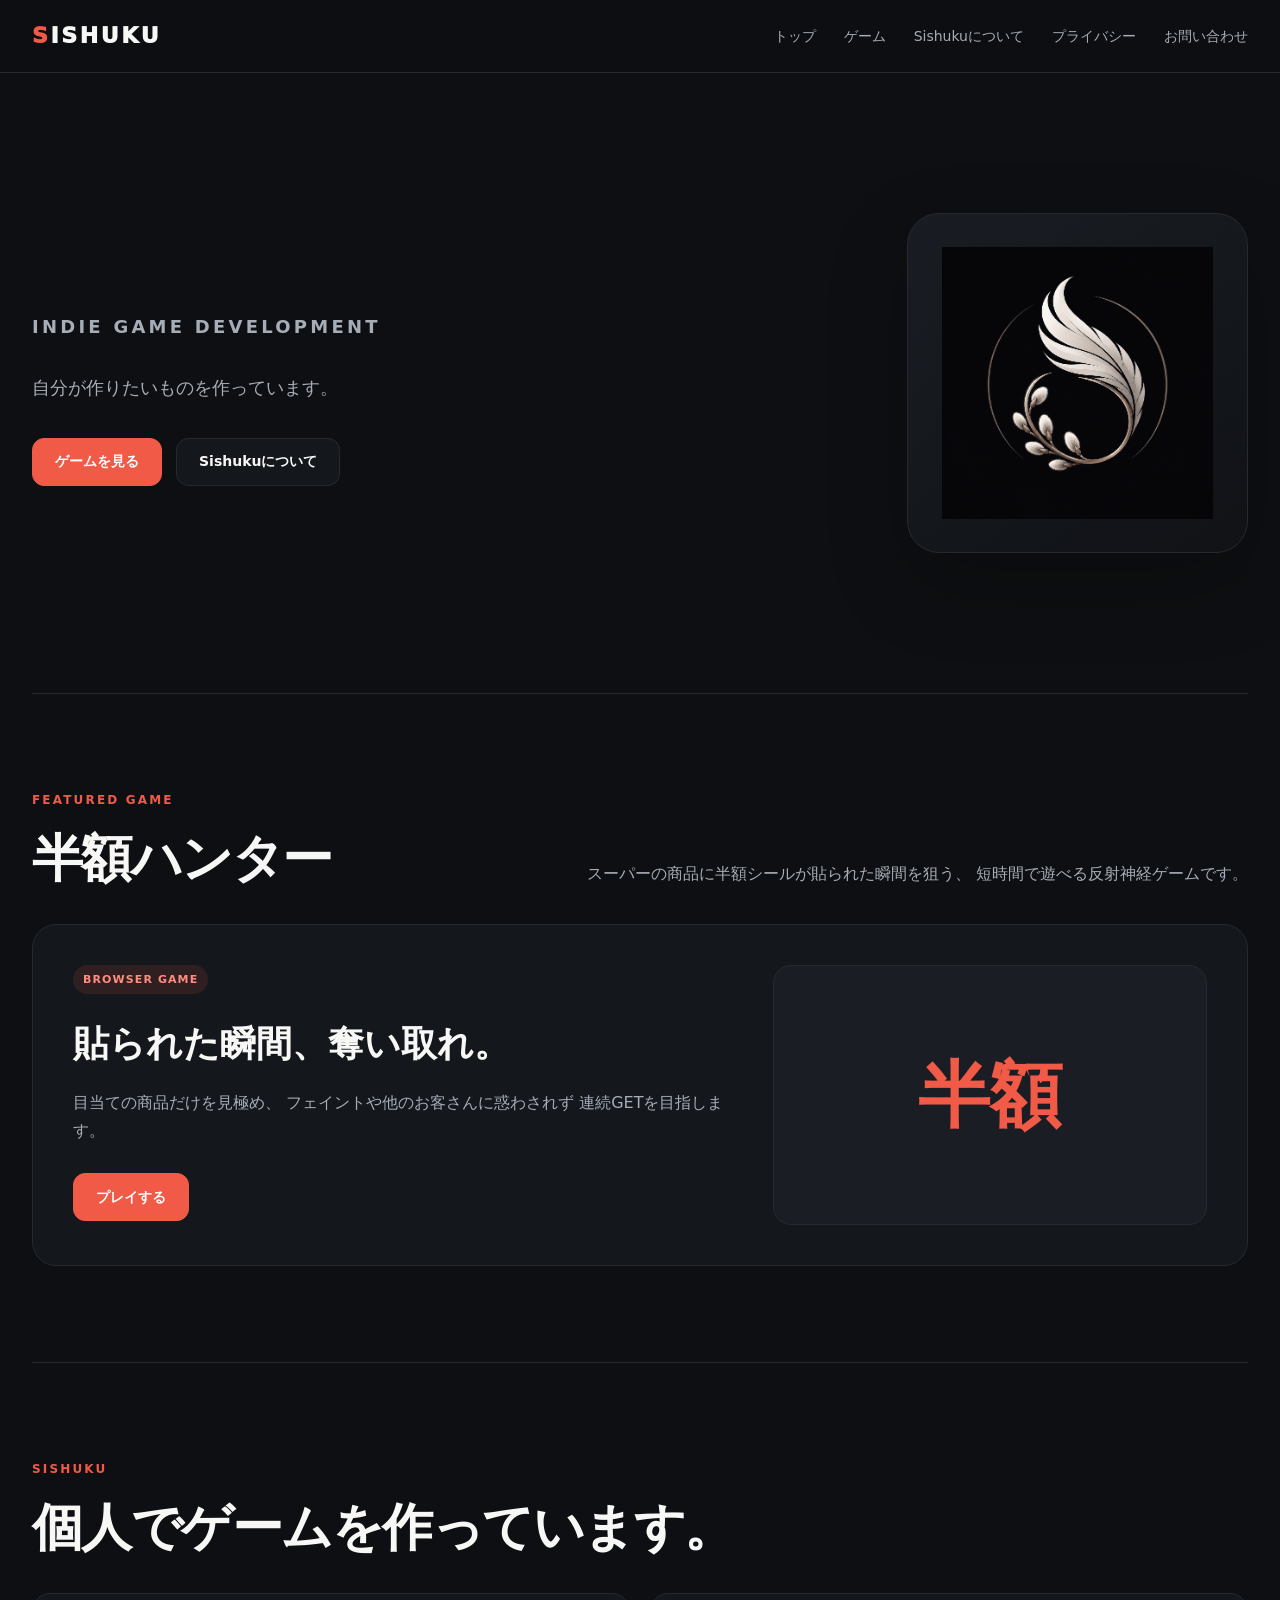
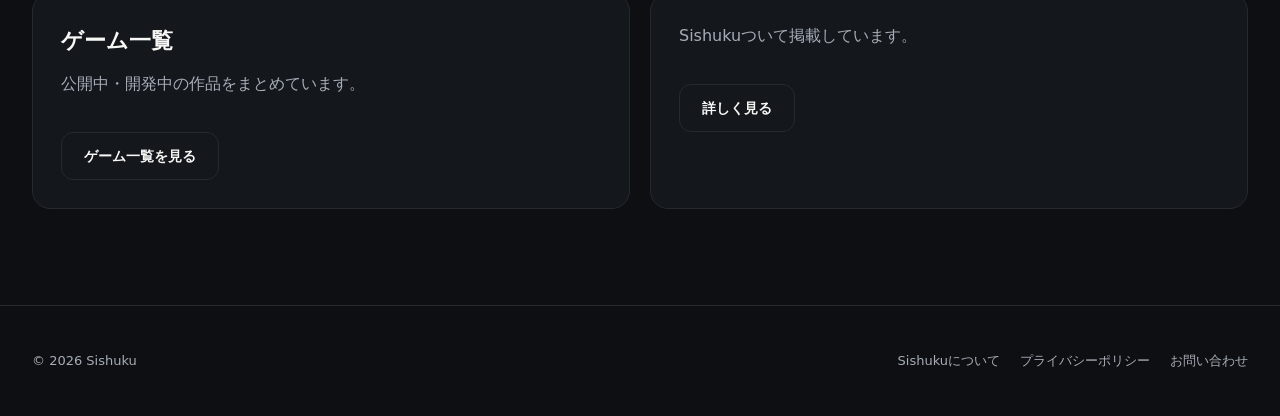
<file: index.html>
<!doctype html>
<html lang="ja">

<head>

  <meta charset="utf-8">

  <meta
    name="viewport"
    content="width=device-width, initial-scale=1"
  >

  <meta
    name="description"
    content="Sishukuの公式サイト。個人制作のブラウザゲーム・PCゲームを公開しています。"
  >

  <title>
    Sishuku | Indie Game Developer
  </title>

  <link
    rel="icon"
    type="image/png"
    href="./images/sishuku-logo.png"
  >

  <link
    rel="stylesheet"
    href="./style.css"
  >

</head>


<body>


  <!-- ========================================
       ヘッダー
  ========================================= -->

  <header class="site-header">

    <div class="header-inner">


      <!-- ロゴ -->

      <a
        class="brand"
        href="./index.html"
      >
        <span>S</span>ISHUKU
      </a>


      <!-- ナビゲーション -->

      <nav
        class="nav"
        aria-label="メインナビゲーション"
      >

        <a href="./index.html">
          トップ
        </a>

        <a href="./games.html">
          ゲーム
        </a>

        <a href="./about.html">
          Sishukuについて
        </a>

        <a href="./privacy.html">
          プライバシー
        </a>

        <a href="./contact.html">
          お問い合わせ
        </a>

      </nav>

    </div>

  </header>



  <!-- ========================================
       メイン
  ========================================= -->

  <main>


    <!-- ========================================
         HERO
    ========================================= -->

    <section class="hero">


      <div>


        <p class="eyebrow">
          INDIE GAME DEVELOPMENT
        </p>



        <p>
          自分が作りたいものを作っています。
        </p>


        <div class="button-row">


          <a
            class="btn primary"
            href="./games.html"
          >
            ゲームを見る
          </a>


          <a
            class="btn"
            href="./about.html"
          >
            Sishukuについて
          </a>


        </div>


      </div>



      <!-- Sishukuロゴ -->

      <div class="hero-mark-wrap">

        <div class="hero-mark">

          <img
            src="./images/sishuku-logo.png"
            alt="Sishuku"
            class="sishuku-logo"
          >

        </div>

      </div>


    </section>



    <!-- ========================================
         半額ハンター
    ========================================= -->

    <section class="section">


      <div class="section-head">


        <div>

          <p class="eyebrow">
            FEATURED GAME
          </p>

          <h2>
            半額ハンター
          </h2>

        </div>


        <p class="section-lead">
          スーパーの商品に半額シールが貼られた瞬間を狙う、
          短時間で遊べる反射神経ゲームです。
        </p>


      </div>



      <div class="feature-game">


        <div class="feature-copy">


          <span class="game-badge">
            BROWSER GAME
          </span>


          <h3>
            貼られた瞬間、奪い取れ。
          </h3>


          <p>
            目当ての商品だけを見極め、
            フェイントや他のお客さんに惑わされず
            連続GETを目指します。
          </p>


          <a
            class="btn primary"
            href="./games/hangaku-hunter/index.html"
          >
            プレイする
          </a>


        </div>



        <div class="feature-visual">
          半額
        </div>


      </div>


    </section>



    <!-- ========================================
         Sishuku
    ========================================= -->

    <section class="section">


      <div class="section-head">


        <div>

          <p class="eyebrow">
            SISHUKU
          </p>

          <h2>
            個人でゲームを作っています。
          </h2>

        </div>


      </div>



      <div class="simple-grid">


        <article class="card">


          <h3>
            ゲーム一覧
          </h3>


          <p>
            公開中・開発中の作品をまとめています。
          </p>


          <div class="button-row">

            <a
              class="btn"
              href="./games.html"
            >
              ゲーム一覧を見る
            </a>

          </div>


        </article>



        <article class="card">




          <p>
            Sishukuついて掲載しています。
          </p>


          <div class="button-row">

            <a
              class="btn"
              href="./about.html"
            >
              詳しく見る
            </a>

          </div>


        </article>


      </div>


    </section>


  </main>



  <!-- ========================================
       フッター
  ========================================= -->

  <footer class="site-footer">

    <div class="footer-inner">


      <div>
        © 2026 Sishuku
      </div>


      <div class="footer-links">

        <a href="./about.html">
          Sishukuについて
        </a>

        <a href="./privacy.html">
          プライバシーポリシー
        </a>

        <a href="./contact.html">
          お問い合わせ
        </a>

      </div>


    </div>

  </footer>


</body>

</html>
</file>
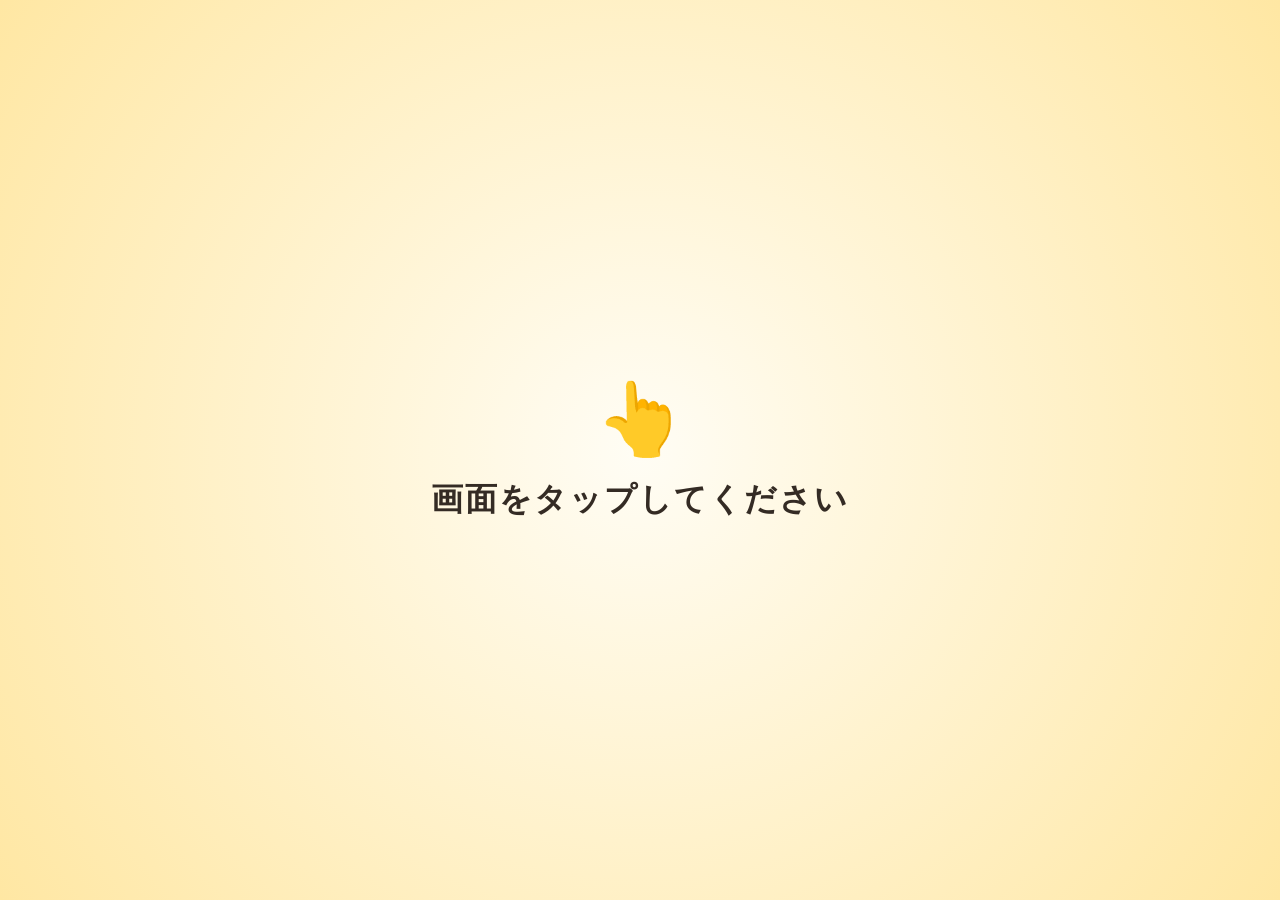
<file: games/hangaku-hunter/index.html>
<!DOCTYPE html>
<html lang="ja">

<head>
  <meta charset="UTF-8" />

  <meta
    name="viewport"
    content="width=device-width, initial-scale=1.0"
  />

  <title>値引きハンター</title>

  <link
    rel="stylesheet"
    href="style.css"
  />
</head>


<body>


  <!-- =====================================================
       最初のタップ待ち
       ※ここだけ広告なし
  ====================================================== -->

  <div
    id="tapScreen"
    class="full-screen tap-screen"
  >

    <div class="tap-screen-content">

      <p class="tap-icon">
        👆
      </p>

      <p class="tap-message">
        画面をタップしてください
      </p>

    </div>

  </div>



  <!-- =====================================================
       ページ本体
       
       PC
       広告 ｜ 中央コンテンツ ｜ 広告

       スマホ
       中央コンテンツ
       広告
  ====================================================== -->

  <div
    id="gameLayout"
    class="game-layout hidden"
  >


    <!-- =================================================
         PC左広告
    ================================================== -->

    <aside
      class="ad-slot ad-slot-side ad-slot-left"
      aria-label="広告スペース"
    >

      <div class="ad-placeholder">

        <span>
          ADVERTISEMENT
        </span>

        <strong>
          広告スペース
        </strong>

        <small>
          PC：最大300 × 600px想定
        </small>

      </div>

    </aside>



    <!-- =================================================
         中央コンテンツ
    ================================================== -->

    <div class="main-content">


      <!-- =============================================
           タイトル画面
      ============================================== -->

      <div
        id="titleScreen"
        class="title-screen hidden"
      >

        <div class="title-screen-content">


          <p class="title-sub">
            SUPERMARKET REFLEX GAME
          </p>


          <h1 class="title-logo">
            値引き<br />
            ハンター
          </h1>


          <p class="title-catch">
            貼られた瞬間、奪い取れ！
          </p>


          <!-- 最高記録 -->

          <div class="title-best-score">

            <span>
              最高記録
            </span>

            <strong id="titleBestText">
              0
            </strong>

            <span>
              連続
            </span>

          </div>



          <!-- ボタン -->

          <div class="title-buttons">


            <button
              id="titleStartButton"
              class="title-button primary"
              type="button"
            >
              ゲームを始める
            </button>


            <button
              id="titleHowToButton"
              class="title-button secondary"
              type="button"
            >
              遊び方
            </button>


            <button
              id="titleCreditButton"
              class="title-button secondary"
              type="button"
            >
              クレジット
            </button>
<a href="../../index.html">
  Sishukuトップへ戻る
</a>

          </div>

        </div>

      </div>



      <!-- =============================================
           ゲーム画面
      ============================================== -->

      <main
        id="gameScreen"
        class="game-shell hidden"
      >


        <!-- ヘッダー -->

        <header class="game-header">


          <div>

            <p class="eyebrow">
              SUPERMARKET REFLEX GAME
            </p>

            <h1>
              値引きハンター
            </h1>

          </div>



          <!-- スコア -->

          <div class="score-board">


            <div>

              <span>
                連続ゲット
              </span>

              <strong id="streakText">
                0
              </strong>

            </div>


            <div>

              <span>
                ベスト
              </span>

              <strong id="bestText">
                0
              </strong>

            </div>


          </div>


        </header>



        <!-- =========================================
             目当ての商品
        ========================================== -->

        <section class="target-panel">


          <p>
            今回の目当て
          </p>


          <div
            id="targetList"
            class="target-list"
          ></div>


        </section>



        <!-- =========================================
             商品棚
        ========================================== -->

        <section
          id="gameArea"
          class="game-area"
          aria-label="商品棚"
        >


          <div
            id="shelf"
            class="shelf"
          ></div>



          <!-- 店員の手 -->

          <div
            id="clerkHand"
            class="clerk-hand"
            aria-hidden="true"
          >

            <span class="sticker-roll">
              半額
            </span>

            <span class="hand-emoji">
              👉
            </span>

          </div>



          <!-- 他のお客の手 -->

          <div
            id="customerHand"
            class="customer-hand hidden"
            aria-hidden="true"
          >

            <span class="customer-hand-emoji">
              ✋
            </span>

          </div>



          <!-- 中央メッセージ -->

          <div
            id="message"
            class="message hidden"
          ></div>


        </section>



        <!-- =========================================
             状態表示
        ========================================== -->

        <section class="controls">


          <button
            id="startButton"
            class="primary-button hidden"
            type="button"
          >
            ゲーム開始
          </button>


          <p id="statusText">
            シールが貼られた目当ての商品だけをクリック！
          </p>


        </section>


      </main>



      <!-- =================================================
           遊び方
           
           main-content内なので
           PC広告を覆わない
      ================================================== -->

      <div
        id="howToModal"
        class="modal hidden"
        role="dialog"
        aria-modal="true"
        aria-labelledby="howToTitle"
      >


        <div class="modal-card howto-card">


          <p class="modal-label">
            HOW TO PLAY
          </p>


          <h2 id="howToTitle">
            遊び方
          </h2>


          <ol class="howto-list">


            <li>
              画面上部に表示される
              「目当ての商品」を確認します。
            </li>


            <li>
              店員が商品に半額シールを貼るまで待ちます。
            </li>


            <li>
              目当ての商品にシールが貼られた瞬間、
              その商品をタップします。
            </li>


          </ol>



          <div class="howto-warning">


            <p>
              次の行動でゲームオーバー！
            </p>


            <span>
              シールが貼られる前に押す
            </span>


            <span>
              目当てではない商品を押す
            </span>


            <span>
              他のお客さんに先に取られる
            </span>


          </div>



          <button
            id="closeHowToButton"
            class="title-button primary"
            type="button"
          >
            タイトルへ戻る
          </button>


        </div>

      </div>



      <!-- =================================================
           クレジット
      ================================================== -->

      <div
        id="creditModal"
        class="modal hidden"
        role="dialog"
        aria-modal="true"
        aria-labelledby="creditTitle"
      >


        <div class="modal-card credit-card">


          <p class="modal-label">
            CREDIT
          </p>


          <h2 id="creditTitle">
            クレジット
          </h2>



          <div class="credit-content">


            <!-- BGM -->

            <section class="credit-section">


              <h3>
                BGM
              </h3>


              <div class="credit-item">

                <p class="credit-name">
                  「スーパーマーケット」
                </p>

                <p>
                  作曲：すずにこぐ
                </p>

                <p>
                  提供：DOVA-SYNDROME
                </p>

              </div>



              <div class="credit-item">

                <p class="credit-name">
                  「はるがちかいよ」
                </p>

                <p>
                  作曲：HiLi-ひぃ-
                </p>

                <p>
                  提供：こんとどぅふぇ
                </p>

              </div>


            </section>



            <!-- 効果音 -->

            <section class="credit-section">


              <h3>
                効果音
              </h3>


              <div class="credit-item">

                <p class="credit-name">
                  「決定ボタン35」
                </p>

                <p>
                  提供：効果音ラボ
                </p>

              </div>



              <div class="credit-item">

                <p class="credit-name">
                  「コミカルな失敗音」
                </p>

                <p>
                  提供：ポケットサウンド
                </p>

              </div>



              <div class="credit-item">

                <p class="credit-name">
                  「クイズ ピンポン01-4（シングル）」
                </p>

                <p>
                  提供：OtoLogic
                </p>

              </div>



              <div class="credit-item">

                <p class="credit-name">
                  「アニメモーション16-1（高）」
                </p>

                <p>
                  提供：OtoLogic
                </p>

              </div>


            </section>


          </div>



          <button
            id="closeCreditButton"
            class="title-button primary"
            type="button"
          >
            タイトルへ戻る
          </button>


        </div>

      </div>



      <!-- =================================================
           ゲームオーバー
      ================================================== -->

      <div
        id="gameOverModal"
        class="modal hidden"
        role="dialog"
        aria-modal="true"
        aria-labelledby="gameOverTitle"
      >


        <div class="modal-card">


          <p class="modal-label">
            GAME OVER
          </p>


          <h2 id="gameOverTitle">
            失敗！
          </h2>


          <p id="gameOverReason">
          </p>


          <p class="result-score">

            記録

            <strong id="resultStreak">
              0
            </strong>

            連続

          </p>



          <div class="game-over-buttons">


            <button
              id="retryButton"
              class="primary-button"
              type="button"
            >
              もう一度
            </button>


            <button
              id="backToTitleButton"
              class="secondary-button"
              type="button"
            >
              タイトルへ戻る
            </button>


          </div>


        </div>

      </div>


    </div>



    <!-- =================================================
         PC右広告
    ================================================== -->

    <aside
      class="ad-slot ad-slot-side ad-slot-right"
      aria-label="広告スペース"
    >

      <div class="ad-placeholder">

        <span>
          ADVERTISEMENT
        </span>

        <strong>
          広告スペース
        </strong>

        <small>
          PC：最大300 × 600px想定
        </small>

      </div>

    </aside>



    <!-- =================================================
         スマホ・タブレット広告
    ================================================== -->

    <aside
      class="ad-slot ad-slot-bottom"
      aria-label="広告スペース"
    >

      <div class="ad-placeholder ad-placeholder-bottom">

        <span>
          ADVERTISEMENT
        </span>

        <strong>
          広告スペース
        </strong>

        <small>
          スマホ：横幅に合わせて表示
        </small>

      </div>

    </aside>


  </div>



  <!-- JavaScript -->

  <script src="script.js"></script>


</body>

</html>
</file>
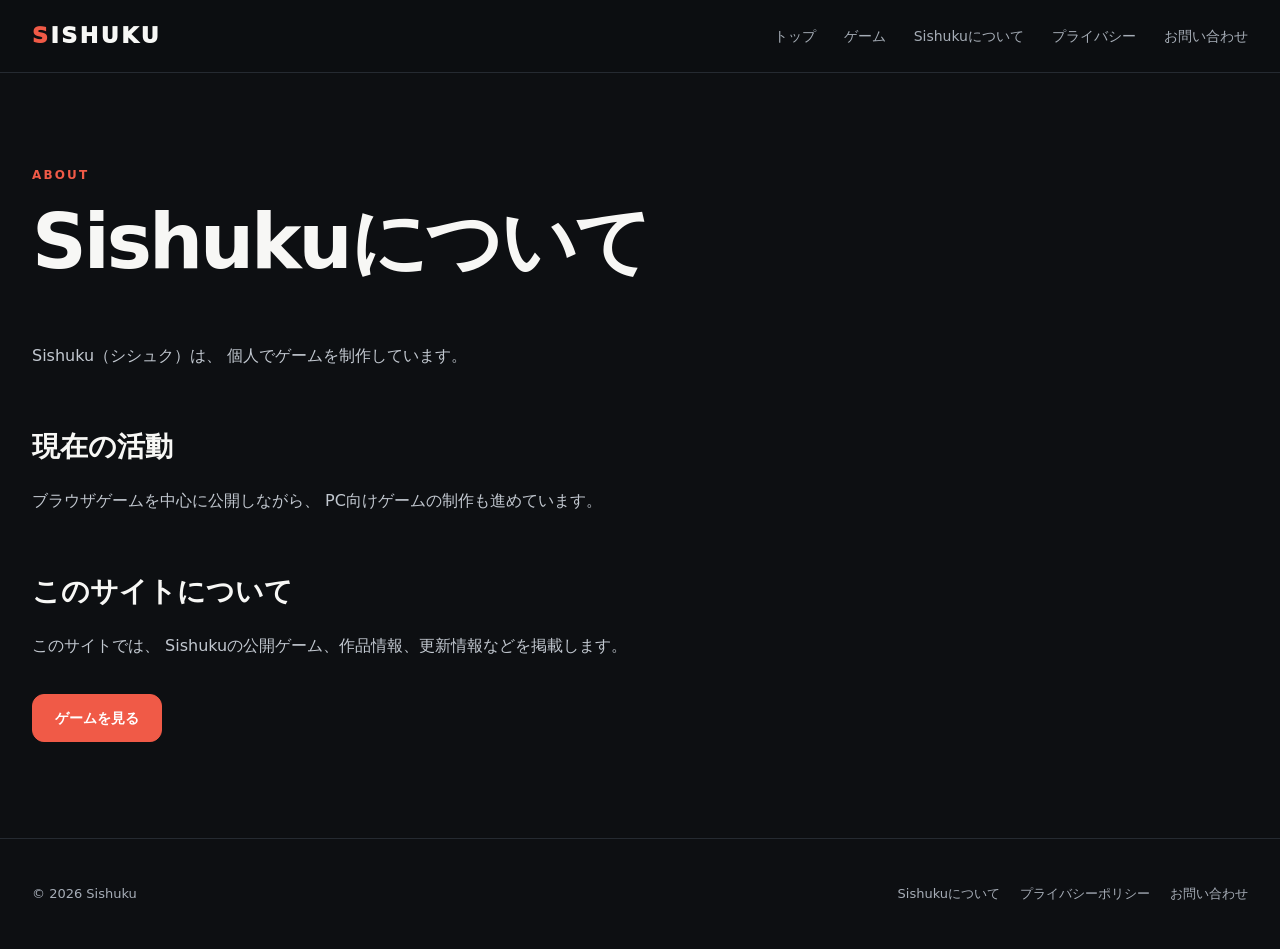
<file: about.html>
<!doctype html>
<html lang="ja">

<head>

  <meta charset="utf-8">

  <meta
    name="viewport"
    content="width=device-width, initial-scale=1"
  >

  <meta
    name="description"
    content="Sishukuについて。個人ゲーム制作活動の紹介です。"
  >

  <title>
    Sishukuについて | Sishuku
  </title>

  <link
    rel="icon"
    type="image/png"
    href="./images/sishuku-logo.png"
  >

  <link
    rel="stylesheet"
    href="./style.css"
  >

</head>


<body>


  <!-- ========================================
       ヘッダー
  ========================================= -->

  <header class="site-header">

    <div class="header-inner">


      <a
        class="brand"
        href="./index.html"
      >
        <span>S</span>ISHUKU
      </a>


      <nav
        class="nav"
        aria-label="メインナビゲーション"
      >

        <a href="./index.html">
          トップ
        </a>

        <a href="./games.html">
          ゲーム
        </a>

        <a href="./about.html">
          Sishukuについて
        </a>

        <a href="./privacy.html">
          プライバシー
        </a>

        <a href="./contact.html">
          お問い合わせ
        </a>

      </nav>


    </div>

  </header>



  <main>


    <!-- ========================================
         タイトル
    ========================================= -->

    <section class="page-title">


      <p class="eyebrow">
        ABOUT
      </p>


      <h1>
        Sishukuについて
      </h1>


    </section>



    <!-- ========================================
         本文
    ========================================= -->

    <article class="prose">


      <p>
        Sishuku（シシュク）は、
        個人でゲームを制作しています。
      </p>



      <h2>
        現在の活動
      </h2>


      <p>
        ブラウザゲームを中心に公開しながら、
        PC向けゲームの制作も進めています。
      </p>



      <h2>
        このサイトについて
      </h2>


      <p>
        このサイトでは、
        Sishukuの公開ゲーム、作品情報、更新情報などを掲載します。
      </p>


      <div class="button-row">

        <a
          class="btn primary"
          href="./games.html"
        >
          ゲームを見る
        </a>

      </div>


    </article>


  </main>



  <!-- ========================================
       フッター
  ========================================= -->

  <footer class="site-footer">

    <div class="footer-inner">


      <div>
        © 2026 Sishuku
      </div>


      <div class="footer-links">

        <a href="./about.html">
          Sishukuについて
        </a>

        <a href="./privacy.html">
          プライバシーポリシー
        </a>

        <a href="./contact.html">
          お問い合わせ
        </a>

      </div>


    </div>

  </footer>


</body>

</html>
</file>
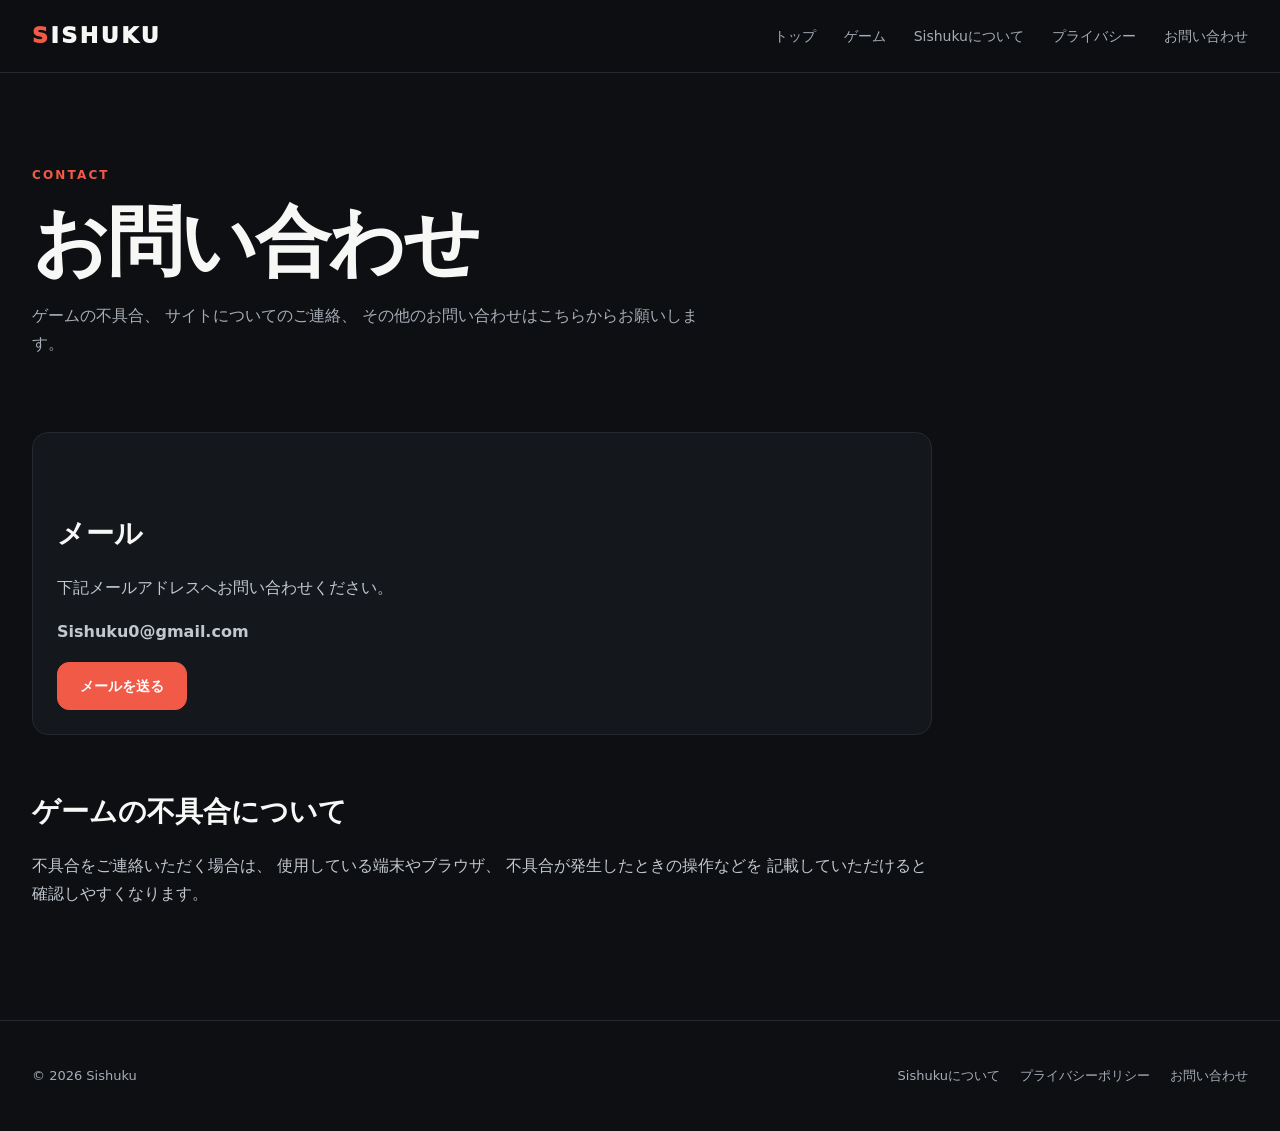
<file: contact.html>
<!doctype html>
<html lang="ja">

<head>

  <meta charset="utf-8">

  <meta
    name="viewport"
    content="width=device-width, initial-scale=1"
  >

  <meta
    name="description"
    content="Sishukuへのお問い合わせページです。"
  >

  <title>
    お問い合わせ | Sishuku
  </title>

  <link
    rel="icon"
    type="image/png"
    href="./images/sishuku-logo.png"
  >

  <link
    rel="stylesheet"
    href="./style.css"
  >

</head>


<body>


  <!-- ========================================
       ヘッダー
  ========================================= -->

  <header class="site-header">

    <div class="header-inner">


      <a
        class="brand"
        href="./index.html"
      >
        <span>S</span>ISHUKU
      </a>


      <nav
        class="nav"
        aria-label="メインナビゲーション"
      >

        <a href="./index.html">
          トップ
        </a>

        <a href="./games.html">
          ゲーム
        </a>

        <a href="./about.html">
          Sishukuについて
        </a>

        <a href="./privacy.html">
          プライバシー
        </a>

        <a href="./contact.html">
          お問い合わせ
        </a>

      </nav>


    </div>

  </header>



  <main>


    <!-- ========================================
         タイトル
    ========================================= -->

    <section class="page-title">


      <p class="eyebrow">
        CONTACT
      </p>


      <h1>
        お問い合わせ
      </h1>


      <p class="section-lead">
        ゲームの不具合、
        サイトについてのご連絡、
        その他のお問い合わせはこちらからお願いします。
      </p>


    </section>



    <!-- ========================================
         お問い合わせ
    ========================================= -->

    <article class="prose">


      <div class="contact-box">


        <h2>
          メール
        </h2>


        <p>
          下記メールアドレスへお問い合わせください。
        </p>


        <p>
          <strong>
            Sishuku0@gmail.com
          </strong>
        </p>


        <a
          class="btn primary"
          href="mailto:Sishuku0@gmail.com"
        >
          メールを送る
        </a>


      </div>



      <h2>
        ゲームの不具合について
      </h2>


      <p>
        不具合をご連絡いただく場合は、
        使用している端末やブラウザ、
        不具合が発生したときの操作などを
        記載していただけると確認しやすくなります。
      </p>


    </article>


  </main>



  <!-- ========================================
       フッター
  ========================================= -->

  <footer class="site-footer">

    <div class="footer-inner">


      <div>
        © 2026 Sishuku
      </div>


      <div class="footer-links">

        <a href="./about.html">
          Sishukuについて
        </a>

        <a href="./privacy.html">
          プライバシーポリシー
        </a>

        <a href="./contact.html">
          お問い合わせ
        </a>

      </div>


    </div>

  </footer>


</body>

</html>
</file>
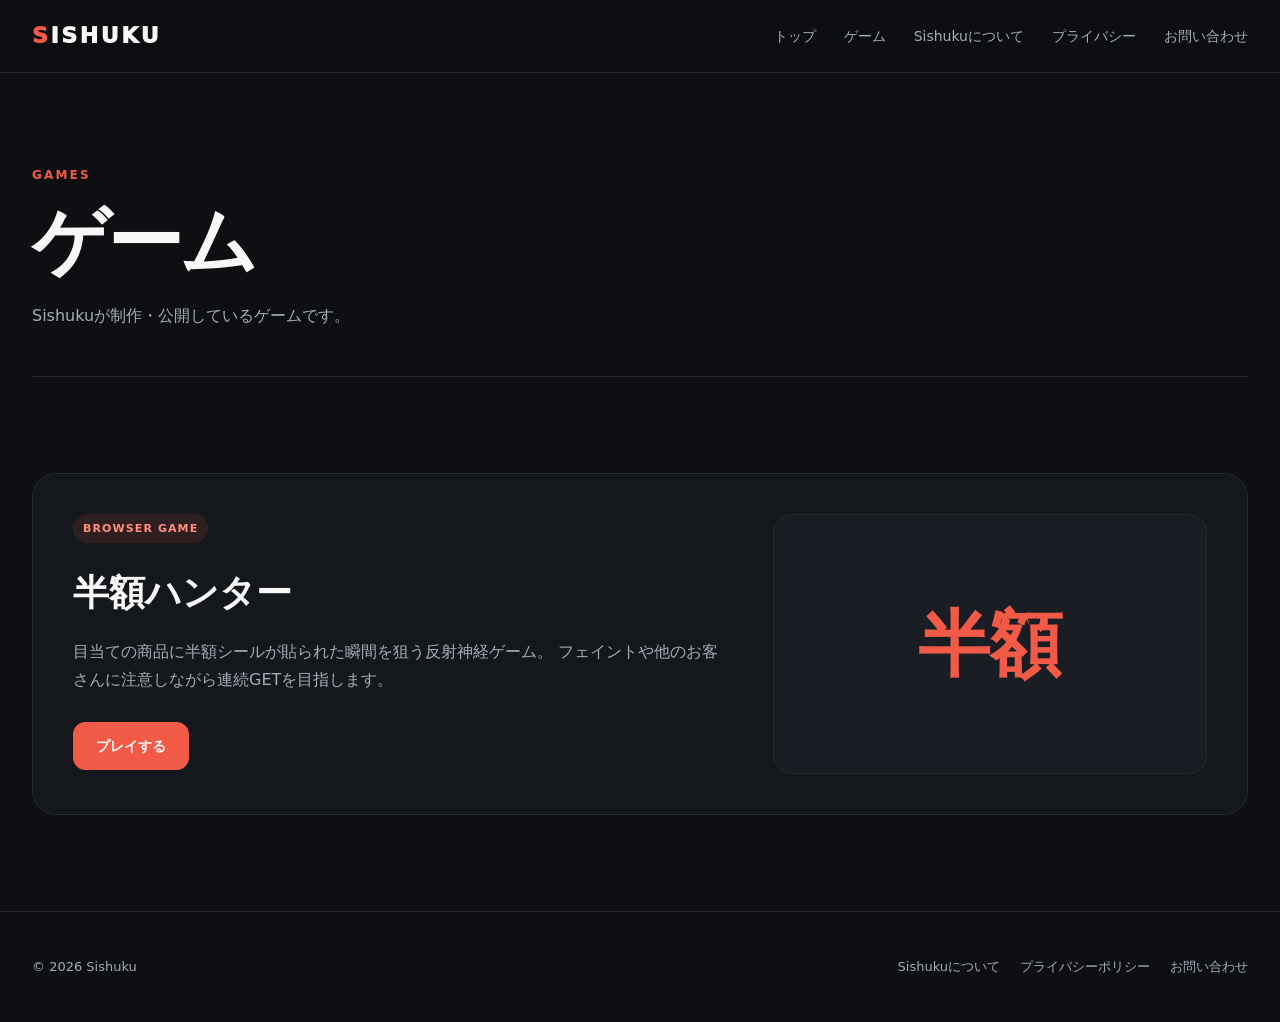
<file: games.html>
<!doctype html>
<html lang="ja">

<head>

  <meta charset="utf-8">

  <meta
    name="viewport"
    content="width=device-width, initial-scale=1"
  >

  <meta
    name="description"
    content="Sishukuが制作・公開しているゲーム一覧です。"
  >

  <title>
    ゲーム | Sishuku
  </title>

  <link
    rel="icon"
    type="image/png"
    href="./images/sishuku-logo.png"
  >

  <link
    rel="stylesheet"
    href="./style.css"
  >

</head>


<body>


  <!-- ========================================
       ヘッダー
  ========================================= -->

  <header class="site-header">

    <div class="header-inner">


      <a
        class="brand"
        href="./index.html"
      >
        <span>S</span>ISHUKU
      </a>


      <nav
        class="nav"
        aria-label="メインナビゲーション"
      >

        <a href="./index.html">
          トップ
        </a>

        <a href="./games.html">
          ゲーム
        </a>

        <a href="./about.html">
          Sishukuについて
        </a>

        <a href="./privacy.html">
          プライバシー
        </a>

        <a href="./contact.html">
          お問い合わせ
        </a>

      </nav>


    </div>

  </header>



  <main>


    <!-- ========================================
         タイトル
    ========================================= -->

    <section class="page-title">


      <p class="eyebrow">
        GAMES
      </p>


      <h1>
        ゲーム
      </h1>


      <p class="section-lead">
        Sishukuが制作・公開しているゲームです。
      </p>


    </section>



    <!-- ========================================
         半額ハンター
    ========================================= -->

    <section class="section">


      <div class="feature-game">


        <div class="feature-copy">


          <span class="game-badge">
            BROWSER GAME
          </span>


          <h3>
            半額ハンター
          </h3>


          <p>
            目当ての商品に半額シールが貼られた瞬間を狙う反射神経ゲーム。
            フェイントや他のお客さんに注意しながら連続GETを目指します。
          </p>


          <a
            class="btn primary"
            href="./games/hangaku-hunter/index.html"
          >
            プレイする
          </a>


        </div>



        <div class="feature-visual">
          半額
        </div>


      </div>


    </section>


  </main>



  <!-- ========================================
       フッター
  ========================================= -->

  <footer class="site-footer">

    <div class="footer-inner">


      <div>
        © 2026 Sishuku
      </div>


      <div class="footer-links">

        <a href="./about.html">
          Sishukuについて
        </a>

        <a href="./privacy.html">
          プライバシーポリシー
        </a>

        <a href="./contact.html">
          お問い合わせ
        </a>

      </div>


    </div>

  </footer>


</body>

</html>
</file>
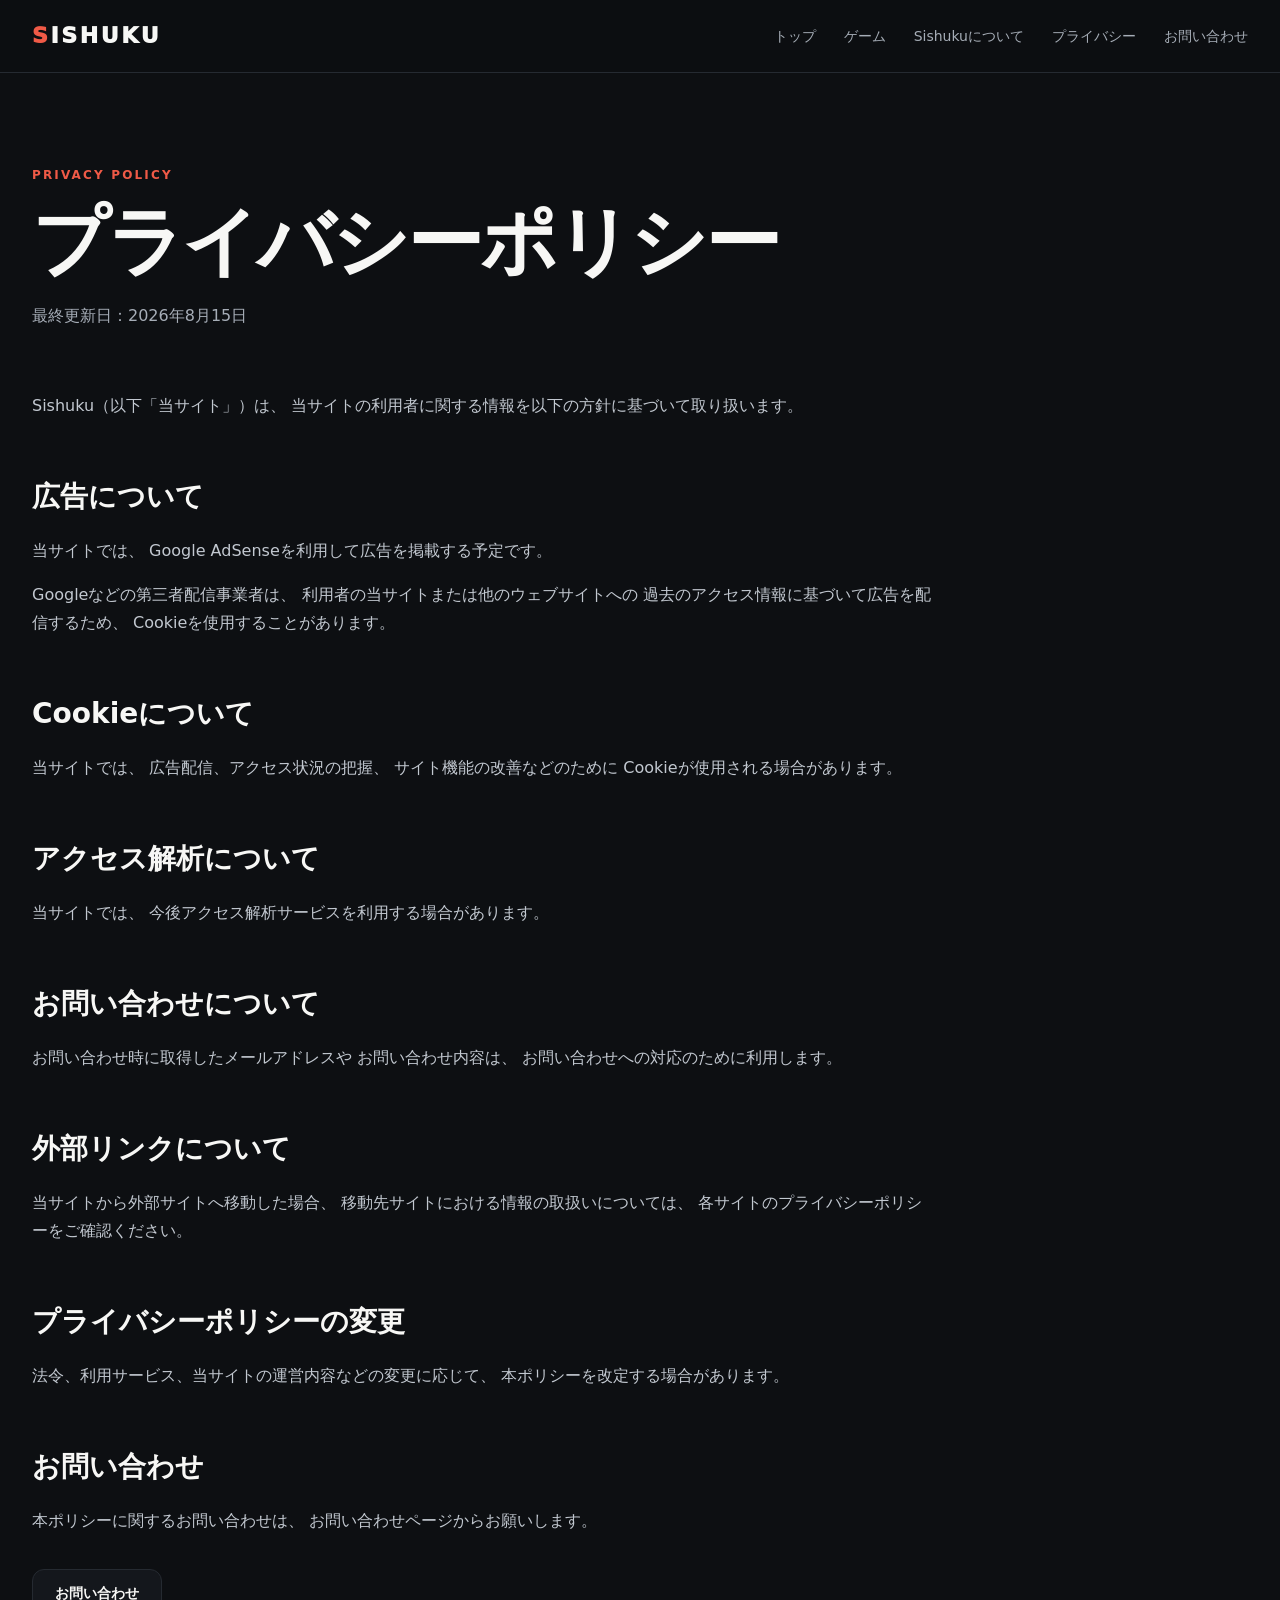
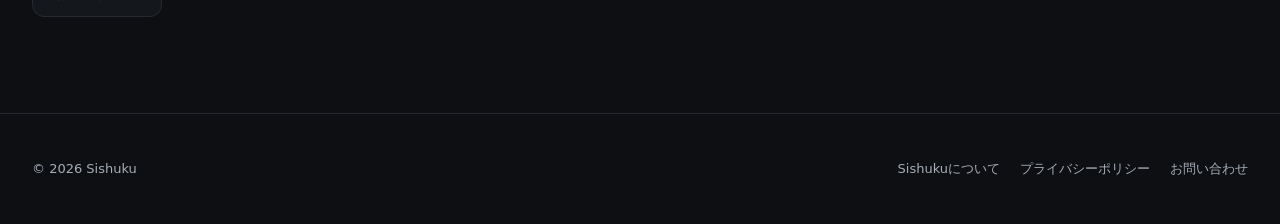
<file: privacy.html>
<!doctype html>
<html lang="ja">

<head>

  <meta charset="utf-8">

  <meta
    name="viewport"
    content="width=device-width, initial-scale=1"
  >

  <meta
    name="description"
    content="Sishuku公式サイトのプライバシーポリシーです。"
  >

  <title>
    プライバシーポリシー | Sishuku
  </title>

  <link
    rel="icon"
    type="image/png"
    href="./images/sishuku-logo.png"
  >

  <link
    rel="stylesheet"
    href="./style.css"
  >

</head>


<body>


  <!-- ========================================
       ヘッダー
  ========================================= -->

  <header class="site-header">

    <div class="header-inner">


      <a
        class="brand"
        href="./index.html"
      >
        <span>S</span>ISHUKU
      </a>


      <nav
        class="nav"
        aria-label="メインナビゲーション"
      >

        <a href="./index.html">
          トップ
        </a>

        <a href="./games.html">
          ゲーム
        </a>

        <a href="./about.html">
          Sishukuについて
        </a>

        <a href="./privacy.html">
          プライバシー
        </a>

        <a href="./contact.html">
          お問い合わせ
        </a>

      </nav>


    </div>

  </header>



  <main>


    <!-- ========================================
         タイトル
    ========================================= -->

    <section class="page-title">


      <p class="eyebrow">
        PRIVACY POLICY
      </p>


      <h1>
        プライバシーポリシー
      </h1>


      <p class="section-lead">
        最終更新日：2026年8月15日
      </p>


    </section>



    <!-- ========================================
         本文
    ========================================= -->

    <article class="prose">


      <p>
        Sishuku（以下「当サイト」）は、
        当サイトの利用者に関する情報を以下の方針に基づいて取り扱います。
      </p>



      <h2>
        広告について
      </h2>


      <p>
        当サイトでは、
        Google AdSenseを利用して広告を掲載する予定です。
      </p>


      <p>
        Googleなどの第三者配信事業者は、
        利用者の当サイトまたは他のウェブサイトへの
        過去のアクセス情報に基づいて広告を配信するため、
        Cookieを使用することがあります。
      </p>



      <h2>
        Cookieについて
      </h2>


      <p>
        当サイトでは、
        広告配信、アクセス状況の把握、
        サイト機能の改善などのために
        Cookieが使用される場合があります。
      </p>



      <h2>
        アクセス解析について
      </h2>


      <p>
        当サイトでは、
        今後アクセス解析サービスを利用する場合があります。
      </p>



      <h2>
        お問い合わせについて
      </h2>


      <p>
        お問い合わせ時に取得したメールアドレスや
        お問い合わせ内容は、
        お問い合わせへの対応のために利用します。
      </p>



      <h2>
        外部リンクについて
      </h2>


      <p>
        当サイトから外部サイトへ移動した場合、
        移動先サイトにおける情報の取扱いについては、
        各サイトのプライバシーポリシーをご確認ください。
      </p>



      <h2>
        プライバシーポリシーの変更
      </h2>


      <p>
        法令、利用サービス、当サイトの運営内容などの変更に応じて、
        本ポリシーを改定する場合があります。
      </p>



      <h2>
        お問い合わせ
      </h2>


      <p>
        本ポリシーに関するお問い合わせは、
        お問い合わせページからお願いします。
      </p>


      <div class="button-row">

        <a
          class="btn"
          href="./contact.html"
        >
          お問い合わせ
        </a>

      </div>


    </article>


  </main>



  <!-- ========================================
       フッター
  ========================================= -->

  <footer class="site-footer">

    <div class="footer-inner">


      <div>
        © 2026 Sishuku
      </div>


      <div class="footer-links">

        <a href="./about.html">
          Sishukuについて
        </a>

        <a href="./privacy.html">
          プライバシーポリシー
        </a>

        <a href="./contact.html">
          お問い合わせ
        </a>

      </div>


    </div>

  </footer>


</body>

</html>
</file>
<file: style.css>
:root{
  --bg:#0d0f12;
  --surface:#14171c;
  --surface-2:#1a1e24;
  --text:#f7f7f5;
  --muted:#a6adb7;
  --line:#252a31;
  --accent:#f05a47;
  --max:1280px;
}

*{box-sizing:border-box}

html{scroll-behavior:smooth}

body{
  margin:0;
  min-height:100vh;
  font-family:"Yu Gothic","Hiragino Kaku Gothic ProN",system-ui,sans-serif;
  color:var(--text);
  background:var(--bg);
  line-height:1.75;
}

a{color:inherit}

.site-header{
  position:sticky;
  top:0;
  z-index:50;
  background:rgba(13,15,18,.88);
  backdrop-filter:blur(12px);
  border-bottom:1px solid var(--line);
}

.header-inner{
  width:min(var(--max),calc(100% - 64px));
  min-height:72px;
  margin:auto;
  display:flex;
  align-items:center;
  justify-content:space-between;
  gap:40px;
}

.brand{
  font-size:22px;
  font-weight:1000;
  letter-spacing:.12em;
  text-decoration:none;
}

.brand span{color:var(--accent)}

.nav{
  display:flex;
  gap:28px;
  align-items:center;
  flex-wrap:wrap;
}

.nav a{
  color:var(--muted);
  text-decoration:none;
  font-size:14px;
  transition:color .2s ease;
}

.nav a:hover{color:var(--text)}

main{
  width:min(var(--max),calc(100% - 64px));
  margin:auto;
}

.hero{
  min-height:620px;
  display:grid;
  grid-template-columns:minmax(0,1.4fr) minmax(320px,.6fr);
  gap:80px;
  align-items:center;
  padding:96px 0;
}

.eyebrow{
  margin:0 0 18px;
  color:var(--accent);
  font-size:12px;
  font-weight:900;
  letter-spacing:.18em;
}

.hero h1{
  margin:0;
  max-width:780px;
  font-size:clamp(52px,7vw,104px);
  line-height:.98;
  letter-spacing:-.04em;
}

.hero p{
  max-width:760px;
  margin:30px 0 0;
  color:var(--muted);
  font-size:18px;
}

.hero-mark-wrap{
  display:flex;
  justify-content:flex-end;
}

.hero-mark{
  width:min(100%,360px);
  aspect-ratio:1;
  display:grid;
  place-items:center;
  border:1px solid var(--line);
  border-radius:32px;
  background:linear-gradient(145deg,#191d23,#101216);
  font-size:clamp(92px,12vw,160px);
  font-weight:1000;
  letter-spacing:-.08em;
  box-shadow:0 30px 80px rgba(0,0,0,.22);
}

.hero-mark span{color:var(--accent)}

.button-row{
  display:flex;
  flex-wrap:wrap;
  gap:14px;
  margin-top:34px;
}

.btn{
  display:inline-flex;
  align-items:center;
  justify-content:center;
  min-height:48px;
  padding:0 22px;
  border:1px solid var(--line);
  border-radius:12px;
  background:var(--surface);
  text-decoration:none;
  font-weight:900;
  font-size:14px;
}

.btn.primary{
  color:white;
  background:var(--accent);
  border-color:var(--accent);
}

.section{
  padding:96px 0;
  border-top:1px solid var(--line);
}

.section-head{
  display:flex;
  justify-content:space-between;
  align-items:end;
  gap:40px;
  margin-bottom:36px;
}

.section h2{
  margin:0;
  font-size:clamp(34px,4vw,52px);
  line-height:1.15;
  letter-spacing:-.03em;
}

.section-lead{
  max-width:680px;
  margin:0;
  color:var(--muted);
}

.feature-game{
  display:grid;
  grid-template-columns:minmax(0,1.2fr) minmax(280px,.8fr);
  gap:48px;
  padding:40px;
  border:1px solid var(--line);
  border-radius:24px;
  background:var(--surface);
}

.feature-copy{
  display:flex;
  flex-direction:column;
  align-items:flex-start;
}

.game-badge{
  display:inline-block;
  margin-bottom:18px;
  padding:5px 10px;
  border-radius:999px;
  background:rgba(240,90,71,.12);
  color:#ff8d7f;
  font-size:11px;
  font-weight:900;
  letter-spacing:.1em;
}

.feature-game h3{
  margin:0 0 14px;
  font-size:36px;
}

.feature-game p{
  margin:0 0 28px;
  color:var(--muted);
}

.feature-visual{
  min-height:260px;
  display:grid;
  place-items:center;
  border:1px solid var(--line);
  border-radius:18px;
  background:var(--surface-2);
  font-size:72px;
  font-weight:1000;
  color:var(--accent);
}

.simple-grid{
  display:grid;
  grid-template-columns:repeat(2,minmax(0,1fr));
  gap:20px;
}

.card{
  padding:28px;
  border:1px solid var(--line);
  border-radius:18px;
  background:var(--surface);
}

.card h3{
  margin:0 0 10px;
  font-size:22px;
}

.card p{
  margin:0;
  color:var(--muted);
}

.page-title{
  padding:92px 0 46px;
}

.page-title h1{
  margin:0;
  font-size:clamp(44px,6vw,76px);
  line-height:1;
  letter-spacing:-.04em;
}

.page-title .section-lead{
  margin-top:22px;
}

.prose{
  max-width:900px;
  padding-bottom:96px;
}

.prose h2{
  margin:52px 0 12px;
  font-size:28px;
}

.prose p,
.prose li{
  color:#c2c8d0;
}

.notice,
.contact-box{
  margin:28px 0;
  padding:24px;
  border:1px solid var(--line);
  border-radius:16px;
  background:var(--surface);
}

.notice{
  border-color:#4e452a;
  background:#211e14;
  color:#efe0a2;
}

.site-footer{
  border-top:1px solid var(--line);
}

.footer-inner{
  width:min(var(--max),calc(100% - 64px));
  min-height:110px;
  margin:auto;
  display:flex;
  justify-content:space-between;
  align-items:center;
  gap:24px;
  flex-wrap:wrap;
  color:var(--muted);
  font-size:13px;
}

.footer-links{
  display:flex;
  gap:20px;
  flex-wrap:wrap;
}

.footer-links a{text-decoration:none}

@media(max-width:900px){
  .header-inner,
  main,
  .footer-inner{
    width:min(100% - 32px,var(--max));
  }

  .header-inner{
    min-height:auto;
    padding:16px 0;
    align-items:flex-start;
    flex-direction:column;
    gap:10px;
  }

  .nav{gap:14px 18px}

  .hero{
    min-height:auto;
    grid-template-columns:1fr;
    gap:42px;
    padding:64px 0 76px;
  }

  .hero-mark-wrap{justify-content:flex-start}

  .hero-mark{width:260px}

  .section{padding:72px 0}

  .section-head{
    align-items:flex-start;
    flex-direction:column;
    gap:16px;
  }

  .feature-game{
    grid-template-columns:1fr;
    gap:28px;
    padding:28px;
  }

  .simple-grid{grid-template-columns:1fr}

  .page-title{padding:68px 0 34px}
}

@media(max-width:560px){
  .hero h1{font-size:48px}
  .hero p{font-size:16px}
  .hero-mark{width:210px;border-radius:24px}
  .feature-game{padding:22px}
  .feature-game h3{font-size:30px}
}

.sishuku-logo {
  width: 80%;
  height: 80%;
  object-fit: contain;
  display: block;
}
</file>
<file: games/hangaku-hunter/style.css>
* {
  box-sizing: border-box;
}


/* =========================================================
   カラー設定
========================================================= */

:root {
  --panel: #ffffff;
  --ink: #342b24;
  --muted: #786d63;
  --accent: #f05a47;
  --accent-dark: #c93e2d;
  --yellow: #ffd84d;
  --shelf-dark: #9c6137;
  --success: #2e9b59;
}


/* =========================================================
   基本設定
========================================================= */

html,
body {
  min-height: 100%;
}


body {
  margin: 0;

  min-height: 100vh;

  font-family:
    "Yu Gothic",
    "Hiragino Kaku Gothic ProN",
    system-ui,
    sans-serif;

  color: var(--ink);

  background:
    radial-gradient(
      circle at top left,
      #ffffff 0,
      transparent 30%
    ),
    linear-gradient(
      135deg,
      #fff9e8,
      #ffe9b4
    );

  padding: 20px;
}


button {
  font: inherit;
}


.hidden {
  display: none !important;
}


/* =========================================================
   最初の全画面
========================================================= */

.full-screen {
  position: fixed;

  z-index: 200;

  inset: 0;

  display: grid;

  place-items: center;

  padding: 20px;
}


/* =========================================================
   タップ待ち
========================================================= */

.tap-screen {
  background:
    radial-gradient(
      circle at center,
      #fffdf5,
      #ffe7a3
    );
}


.screen-button {
  border: 0;

  color: inherit;

  background: transparent;
}


.tap-screen-content {
  display: grid;

  gap: 18px;

  justify-items: center;

  cursor: pointer;

  animation:
    tapFloat
    1.2s
    infinite
    alternate
    ease-in-out;
}


.tap-icon {
  margin: 0;

  font-size: 70px;
}


.tap-message {
  margin: 0;

  font-size:
    clamp(
      20px,
      5vw,
      32px
    );

  font-weight: 900;

  letter-spacing: .06em;
}


@keyframes tapFloat {

  from {
    transform:
      translateY(0);
  }

  to {
    transform:
      translateY(-12px);
  }

}


/* =========================================================
   PC広告＋中央コンテンツ
========================================================= */

.game-layout {
  width:
    min(
      1540px,
      100%
    );

  margin:
    0 auto;

  display: grid;

  grid-template-columns:
    minmax(220px, 300px)
    minmax(0, 900px)
    minmax(220px, 300px);

  grid-template-areas:
    "left game right"
    ". bottom .";

  align-items: start;

  justify-content: center;

  gap: 24px;
}


/* =========================================================
   中央エリア
========================================================= */

.main-content {
  grid-area: game;

  position: relative;

  width: 100%;

  min-width: 0;
}


/* =========================================================
   広告
========================================================= */

.ad-slot {
  min-width: 0;
}


.ad-slot-left {
  grid-area: left;
}


.ad-slot-right {
  grid-area: right;
}


.ad-slot-bottom {
  grid-area: bottom;

  display: none;
}


.ad-placeholder {
  width: 100%;

  min-height: 600px;

  display: flex;

  flex-direction: column;

  align-items: center;

  justify-content: center;

  gap: 8px;

  padding: 18px;

  border:
    2px dashed
    rgba(52, 43, 36, .35);

  border-radius: 18px;

  background:
    rgba(
      255,
      255,
      255,
      .58
    );

  color:
    var(--muted);

  text-align: center;
}


.ad-placeholder span {
  font-size: 10px;

  letter-spacing: .16em;
}


.ad-placeholder strong {
  color:
    var(--ink);

  font-size: 16px;
}


.ad-placeholder small {
  font-size: 11px;

  line-height: 1.5;
}


.ad-placeholder-bottom {
  min-height: 100px;
}


/* =========================================================
   タイトル
========================================================= */

.title-screen {
  position: relative;

  width: 100%;

  min-height: 720px;

  display: grid;

  place-items: center;

  padding: 30px;

  overflow: hidden;

  border-radius: 24px;

  background:
    radial-gradient(
      circle at 20% 15%,
      rgba(255,255,255,.9),
      transparent 30%
    ),
    linear-gradient(
      145deg,
      #fff7d6,
      #ffc960
    );
}


.title-screen::before {
  content: "半額";

  position: absolute;

  top: -55px;

  right: -40px;

  display: grid;

  place-items: center;

  width: 190px;

  height: 190px;

  border:
    8px solid
    #bf2d1d;

  border-radius: 50%;

  color:
    #bf2d1d;

  background:
    #ffe247;

  font-size: 48px;

  font-weight: 1000;

  transform:
    rotate(15deg);

  opacity: .3;
}


.title-screen-content {
  position: relative;

  z-index: 1;

  width:
    min(
      520px,
      100%
    );

  text-align: center;
}


.title-sub {
  margin:
    0 0 10px;

  color:
    #d84832;

  font-size: 13px;

  font-weight: 900;

  letter-spacing: .16em;
}


.title-logo {
  margin: 0;

  font-size:
    clamp(
      62px,
      10vw,
      115px
    );

  font-weight: 1000;

  line-height: .85;

  text-shadow:
    4px 4px 0 #fff,
    8px 8px 0 #f05a47;
}


.title-catch {
  margin:
    28px 0 18px;

  font-size:
    clamp(
      17px,
      4vw,
      24px
    );

  font-weight: 900;
}


.title-best-score {
  display: flex;

  align-items: baseline;

  justify-content: center;

  gap: 8px;

  width:
    fit-content;

  margin:
    0 auto 26px;

  padding:
    10px 20px;

  border:
    3px solid
    var(--ink);

  border-radius: 999px;

  background:
    #ffffff;

  box-shadow:
    0 5px 0
    var(--ink);
}


.title-best-score span {
  font-size: 14px;

  font-weight: 800;
}


.title-best-score strong {
  color:
    var(--accent);

  font-size: 36px;
}


.title-buttons {
  display: grid;

  gap: 14px;

  width:
    min(
      320px,
      100%
    );

  margin:
    0 auto;
}


/* =========================================================
   共通ボタン
========================================================= */

.title-button,
.primary-button {
  padding:
    14px 22px;

  border:
    3px solid
    var(--ink);

  border-radius: 15px;

  font-weight: 900;

  cursor: pointer;

  box-shadow:
    0 6px 0
    var(--ink);

  transition:
    transform .08s ease,
    box-shadow .08s ease;
}


.title-button {
  width: 100%;
}


.title-button.primary,
.primary-button {
  color:
    #ffffff;

  background:
    var(--accent);
}


.title-button.secondary {
  color:
    var(--ink);

  background:
    #ffffff;
}


.title-button:active,
.primary-button:active {
  transform:
    translateY(4px);

  box-shadow:
    0 2px 0
    var(--ink);
}


/* =========================================================
   ゲーム本体
========================================================= */

.game-shell {
  width: 100%;

  min-width: 0;
}


/* =========================================================
   ゲームヘッダー
========================================================= */

.game-header {
  display: flex;

  justify-content: space-between;

  align-items: end;

  gap: 20px;

  margin-bottom: 16px;
}


.eyebrow {
  margin:
    0 0 4px;

  color:
    var(--accent);

  font-weight: 800;

  font-size: 12px;

  letter-spacing: .12em;
}


.game-header h1 {
  margin: 0;

  font-size:
    clamp(
      32px,
      7vw,
      64px
    );

  line-height: 1;
}


/* =========================================================
   スコア
========================================================= */

.score-board {
  display: flex;

  gap: 10px;
}


.score-board > div {
  min-width: 100px;

  padding:
    10px 14px;

  border-radius: 16px;

  background:
    var(--panel);

  box-shadow:
    0 8px 24px
    rgba(93,62,31,.12);

  text-align: center;
}


.score-board span {
  display: block;

  font-size: 12px;

  color:
    var(--muted);
}


.score-board strong {
  font-size: 30px;
}


/* =========================================================
   目当て商品
========================================================= */

.target-panel {
  display: flex;

  align-items: center;

  gap: 20px;

  min-height: 120px;

  margin-bottom: 16px;

  padding:
    16px 20px;

  border:
    3px solid
    var(--ink);

  border-radius: 18px;

  background:
    var(--yellow);

  box-shadow:
    0 7px 0
    var(--ink);
}


.target-panel p {
  margin: 0;

  font-size: 17px;

  font-weight: 900;

  white-space: nowrap;
}


.target-list {
  display: flex;

  align-items: center;

  gap: 12px;

  flex-wrap: wrap;
}


.target-chip {
  display: flex;

  align-items: center;

  gap: 10px;

  min-height: 86px;

  padding:
    8px 14px;

  border:
    2px solid
    var(--ink);

  border-radius: 16px;

  background:
    #ffffff;

  font-size: 15px;

  font-weight: 900;

  box-shadow:
    0 3px 0
    rgba(52, 43, 36, .18);
}


.target-chip-image {
  width: 70px;

  height: 70px;

  object-fit: contain;

  pointer-events: none;
}


.target-chip.done {
  opacity: .35;

  text-decoration:
    line-through;
}


/* =========================================================
   ゲームエリア
========================================================= */

.game-area {
  position: relative;

  overflow: hidden;

  min-height: 560px;

  padding: 16px;

  border:
    5px solid
    var(--ink);

  border-radius: 24px;

  background:
    #f7f1e8;

  box-shadow:
    0 12px 0
    var(--ink);
}


/* =========================================================
   商品棚
========================================================= */

.shelf {
  position: relative;

  z-index: 1;

  display: grid;

  grid-template-columns:
    repeat(
      3,
      minmax(0, 1fr)
    );

  grid-template-rows:
    repeat(
      3,
      minmax(0, 1fr)
    );

  gap:
    0 12px;

  width: 100%;

  min-height: 520px;

  padding:
    6% 4% 3%;

  background-image:
    url(
      "assets/images/shelf.png"
    );

  background-size:
    100% 100%;

  background-position:
    center;

  background-repeat:
    no-repeat;
}


/* =========================================================
   商品
========================================================= */

.product {
  position: relative;

  display: flex;

  align-items: center;

  justify-content: center;

  min-width: 0;

  min-height: 0;

  padding: 8px;

  border: 0;

  border-radius: 16px;

  background:
    transparent;

  box-shadow: none;

  cursor: pointer;

  user-select: none;

  touch-action:
    manipulation;

  transition:
    transform .08s ease,
    filter .15s ease,
    opacity .3s ease;
}


.product:active {
  transform:
    translateY(4px)
    scale(.98);
}


.product-image {
  display: block;

  width: 100%;

  height: 100%;

  max-width: 230px;

  max-height: 135px;

  object-fit: contain;

  object-position: center;

  filter:
    drop-shadow(
      0 4px 3px
      rgba(55,35,20,.16)
    );

  pointer-events: none;
}


.product-name {
  position: absolute;

  left: 50%;

  bottom: 3px;

  transform:
    translateX(-50%);

  max-width: 92%;

  padding:
    2px 7px;

  border-radius: 999px;

  color:
    #3a3029;

  background:
    rgba(255,255,255,.82);

  font-size: 12px;

  font-weight: 900;

  line-height: 1.25;

  white-space: nowrap;

  pointer-events: none;
}


/* =========================================================
   半額シール
========================================================= */

.discount-sticker {
  position: absolute;

  z-index: 4;

  top: 45%;

  left: 50%;

  display: none;

  place-items: center;

  width: 58px;

  height: 58px;

  border:
    3px solid
    #b3291c;

  border-radius: 50%;

  color:
    #b3291c;

  background:
    var(--yellow);

  font-size: 15px;

  font-weight: 1000;

  transform:
    translate(-50%, -50%)
    rotate(10deg);

  box-shadow:
    0 3px 0
    rgba(84,35,25,.25);
}


.product.stamped
.discount-sticker {
  display: grid;

  animation:
    stampPop
    .18s
    ease-out;
}


.product.taken {
  opacity: .28;

  transform:
    scale(.92);
}


/* =========================================================
   店員・お客の手
========================================================= */

.clerk-hand,
.customer-hand {
  position: absolute;

  z-index: 7;

  left: 0;

  top: 0;

  pointer-events: none;

  transform:
    translate(-50%, -50%);
}


.clerk-hand {
  display: flex;

  align-items: center;

  gap: 4px;

  font-size: 60px;

  transition-property:
    left,
    top;

  transition-timing-function:
    cubic-bezier(
      .2,
      .8,
      .2,
      1
    );
}


.sticker-roll {
  display: grid;

  place-items: center;

  width: 56px;

  height: 56px;

  border:
    3px solid
    #b3291c;

  border-radius: 50%;

  color:
    #b3291c;

  background:
    var(--yellow);

  font-size: 14px;

  font-weight: 1000;

  transform:
    rotate(-12deg);
}


.hand-emoji {
  transform:
    rotate(105deg);
}


.clerk-hand.stamping {
  animation:
    handStamp
    .2s
    ease;
}


.customer-hand {
  font-size: 76px;

  transition:
    left .32s ease-out,
    transform .18s ease;
}


.customer-hand-emoji {
  display: block;

  transform:
    rotate(-90deg);
}


.customer-hand.holding-product {
  transform:
    translate(-50%, -50%)
    scale(.9);
}


.product.customer-taken {
  opacity: 0;

  transform:
    translateX(130px)
    scale(.6)
    rotate(12deg);

  transition:
    transform .38s ease,
    opacity .28s ease;
}


/* =========================================================
   中央メッセージ
========================================================= */

.message {
  position: absolute;

  z-index: 8;

  inset:
    50%
    auto
    auto
    50%;

  transform:
    translate(-50%, -50%);

  padding:
    12px 22px;

  border:
    4px solid
    var(--ink);

  border-radius: 16px;

  background:
    #ffffff;

  font-size:
    clamp(
      24px,
      5vw,
      48px
    );

  font-weight: 1000;

  box-shadow:
    0 8px 0
    var(--ink);

  pointer-events: none;
}


.message.success {
  color:
    var(--success);
}


.message.warning {
  color:
    var(--accent);
}


/* =========================================================
   状態表示
========================================================= */

.controls {
  margin-top: 24px;

  text-align: center;
}


#statusText {
  min-height: 1.5em;

  color:
    var(--muted);
}


/* =========================================================
   モーダル
========================================================= */

.modal {
  position: absolute;

  z-index: 120;

  inset: 0;

  display: grid;

  place-items: center;

  min-height: 100%;

  padding: 20px;

  border-radius: 24px;

  background:
    rgba(
      34,
      25,
      18,
      .72
    );
}


.modal-card {
  width:
    min(
      460px,
      100%
    );

  max-height:
    calc(
      100vh - 40px
    );

  overflow-y: auto;

  padding: 30px;

  border:
    4px solid
    var(--ink);

  border-radius: 22px;

  background:
    #ffffff;

  text-align: center;

  box-shadow:
    0 10px 0
    var(--ink);
}


.modal-card h2 {
  margin:
    4px 0 14px;

  font-size: 40px;
}


.modal-label {
  margin: 0;

  color:
    var(--accent);

  font-weight: 1000;

  letter-spacing: .15em;
}


/* =========================================================
   遊び方
========================================================= */

.howto-list {
  padding-left: 25px;

  text-align: left;

  line-height: 1.8;
}


.howto-warning {
  display: grid;

  gap: 8px;

  margin:
    20px 0;
}


.howto-warning p {
  margin:
    0 0 4px;

  font-weight: 900;
}


.howto-warning span {
  padding:
    9px 12px;

  border-radius: 10px;

  background:
    #fff0ed;

  font-weight: 700;
}


/* =========================================================
   結果
========================================================= */

.result-score {
  font-size: 20px;
}


.result-score strong {
  color:
    var(--accent);

  font-size: 44px;
}


/* =========================================================
   ゲームオーバーボタン
========================================================= */

.game-over-buttons {
  display: grid;

  gap: 12px;

  width:
    min(
      280px,
      100%
    );

  margin:
    18px auto 0;
}


.game-over-buttons
.primary-button,
.game-over-buttons
.secondary-button {
  width: 100%;

  margin: 0;
}


.secondary-button {
  padding:
    14px 22px;

  border:
    3px solid
    var(--ink);

  border-radius: 15px;

  color:
    var(--ink);

  background:
    #ffffff;

  font-weight: 900;

  cursor: pointer;

  box-shadow:
    0 6px 0
    var(--ink);

  transition:
    transform .08s ease,
    box-shadow .08s ease;
}


.secondary-button:active {
  transform:
    translateY(4px);

  box-shadow:
    0 2px 0
    var(--ink);
}


/* =========================================================
   クレジット
========================================================= */

.credit-card {
  width:
    min(
      92vw,
      560px
    );

  max-height: 85vh;

  overflow-y: auto;
}


.credit-content {
  margin:
    24px 0 28px;

  text-align: left;
}


.credit-section +
.credit-section {
  margin-top: 30px;
}


.credit-section h3 {
  margin:
    0 0 16px;

  padding-bottom: 8px;

  border-bottom:
    2px solid
    rgba(0,0,0,.12);

  font-size: 1.15rem;
}


.credit-item {
  margin-bottom: 20px;

  line-height: 1.7;
}


.credit-item:last-child {
  margin-bottom: 0;
}


.credit-item p {
  margin:
    2px 0;
}


.credit-name {
  font-weight: 700;
}


/* =========================================================
   アニメーション
========================================================= */

@keyframes stampPop {

  from {
    transform:
      translate(-50%, -50%)
      rotate(10deg)
      scale(1.8);

    opacity: 0;
  }

  to {
    transform:
      translate(-50%, -50%)
      rotate(10deg)
      scale(1);

    opacity: 1;
  }

}


@keyframes handStamp {

  50% {
    transform:
      translate(-50%, -50%)
      translateY(20px)
      scale(.92);
  }

}


/* =========================================================
   タブレット
========================================================= */

@media (
  max-width: 1199px
) {

  body {
    padding: 16px;
  }


  .game-layout {
    width:
      min(
        920px,
        100%
      );

    grid-template-columns:
      minmax(0, 1fr);

    grid-template-areas:
      "game"
      "bottom";

    gap: 18px;
  }


  .ad-slot-side {
    display: none;
  }


  .ad-slot-bottom {
    display: block;
  }

}


/* =========================================================
   スマートフォン
========================================================= */

@media (
  max-width: 640px
) {

  body {
    padding: 8px;
  }


  .game-layout {
    width: 100%;

    gap: 12px;
  }


  /* =====================================
     タイトル
  ====================================== */

  .title-screen {
    min-height: 650px;

    padding:
      24px 14px;

    border-radius: 18px;
  }


  .title-screen::before {
    width: 130px;

    height: 130px;

    top: -35px;

    right: -30px;

    border-width: 6px;

    font-size: 34px;
  }


  .title-logo {
    font-size:
      clamp(
        58px,
        20vw,
        82px
      );
  }


  .title-catch {
    margin:
      22px 0 16px;
  }


  .title-best-score {
    margin-bottom: 22px;
  }


  /* =====================================
     下広告
  ====================================== */

  .ad-placeholder-bottom {
    min-height: 90px;

    padding: 12px;

    border-radius: 14px;
  }


  /* =====================================
     ゲームヘッダー
  ====================================== */

  .game-header {
    align-items: center;

    gap: 8px;
  }


  .game-header h1 {
    font-size:
      clamp(
        30px,
        9vw,
        44px
      );
  }


  .eyebrow {
    font-size: 9px;
  }


  .score-board {
    gap: 5px;
  }


  .score-board > div {
    min-width: 72px;

    padding:
      7px 5px;
  }


  .score-board span {
    font-size: 10px;
  }


  .score-board strong {
    font-size: 24px;
  }


  /* =====================================
     目当て商品
  ====================================== */

  .target-panel {
    align-items: stretch;

    flex-direction: column;

    gap: 8px;

    min-height: auto;

    padding:
      10px 12px 12px;
  }


  .target-panel p {
    font-size: 14px;

    text-align: center;
  }


  .target-list {
    display: flex;

    justify-content: center;

    align-items: stretch;

    gap: 7px;

    flex-wrap: nowrap;

    width: 100%;
  }


  .target-chip {
    flex:
      1 1 0;

    min-width: 0;

    min-height: 82px;

    display: flex;

    flex-direction: column;

    justify-content: center;

    align-items: center;

    gap: 3px;

    padding:
      5px 3px;

    border-radius: 12px;

    font-size: 11px;

    line-height: 1.15;

    text-align: center;
  }


  .target-chip-image {
    width: 60px;

    height: 60px;

    max-width: 100%;

    object-fit: contain;
  }


  /* =====================================
     ゲームエリア
  ====================================== */

  .game-area {
    min-height: 500px;

    padding: 8px;

    border-width: 4px;

    border-radius: 18px;
  }


  /* =====================================
     棚
  ====================================== */

  .shelf {
    min-height: 470px;

    gap:
      0 5px;

    padding:
      7% 3% 3%;
  }


  /* =====================================
     商品
  ====================================== */

  .product {
    padding:
      5px 2px;
  }


  .product-image {
    max-height: 118px;
  }


  .product-name {
    font-size: 10px;
  }


  /* =====================================
     半額シール
  ====================================== */

  .discount-sticker {
    width: 48px;

    height: 48px;

    font-size: 12px;
  }


  /* =====================================
     店員
  ====================================== */

  .clerk-hand {
    font-size: 48px;
  }


  .sticker-roll {
    width: 46px;

    height: 46px;

    font-size: 11px;
  }


  .customer-hand {
    font-size: 62px;
  }


  /* =====================================
     メッセージ
  ====================================== */

  .message {
    padding:
      10px 16px;

    border-width: 3px;

    font-size:
      clamp(
        22px,
        9vw,
        38px
      );

    white-space: nowrap;
  }


  /* =====================================
     モーダル
  ====================================== */

  .modal {
    padding: 12px;

    border-radius: 18px;
  }


  .modal-card {
    width: 100%;

    max-height:
      calc(
        100vh - 40px
      );

    padding:
      24px 18px;
  }


  .modal-card h2 {
    font-size: 34px;
  }


  /* =====================================
     クレジット
  ====================================== */

  .credit-card {
    width: 100%;
  }

}
</file>
